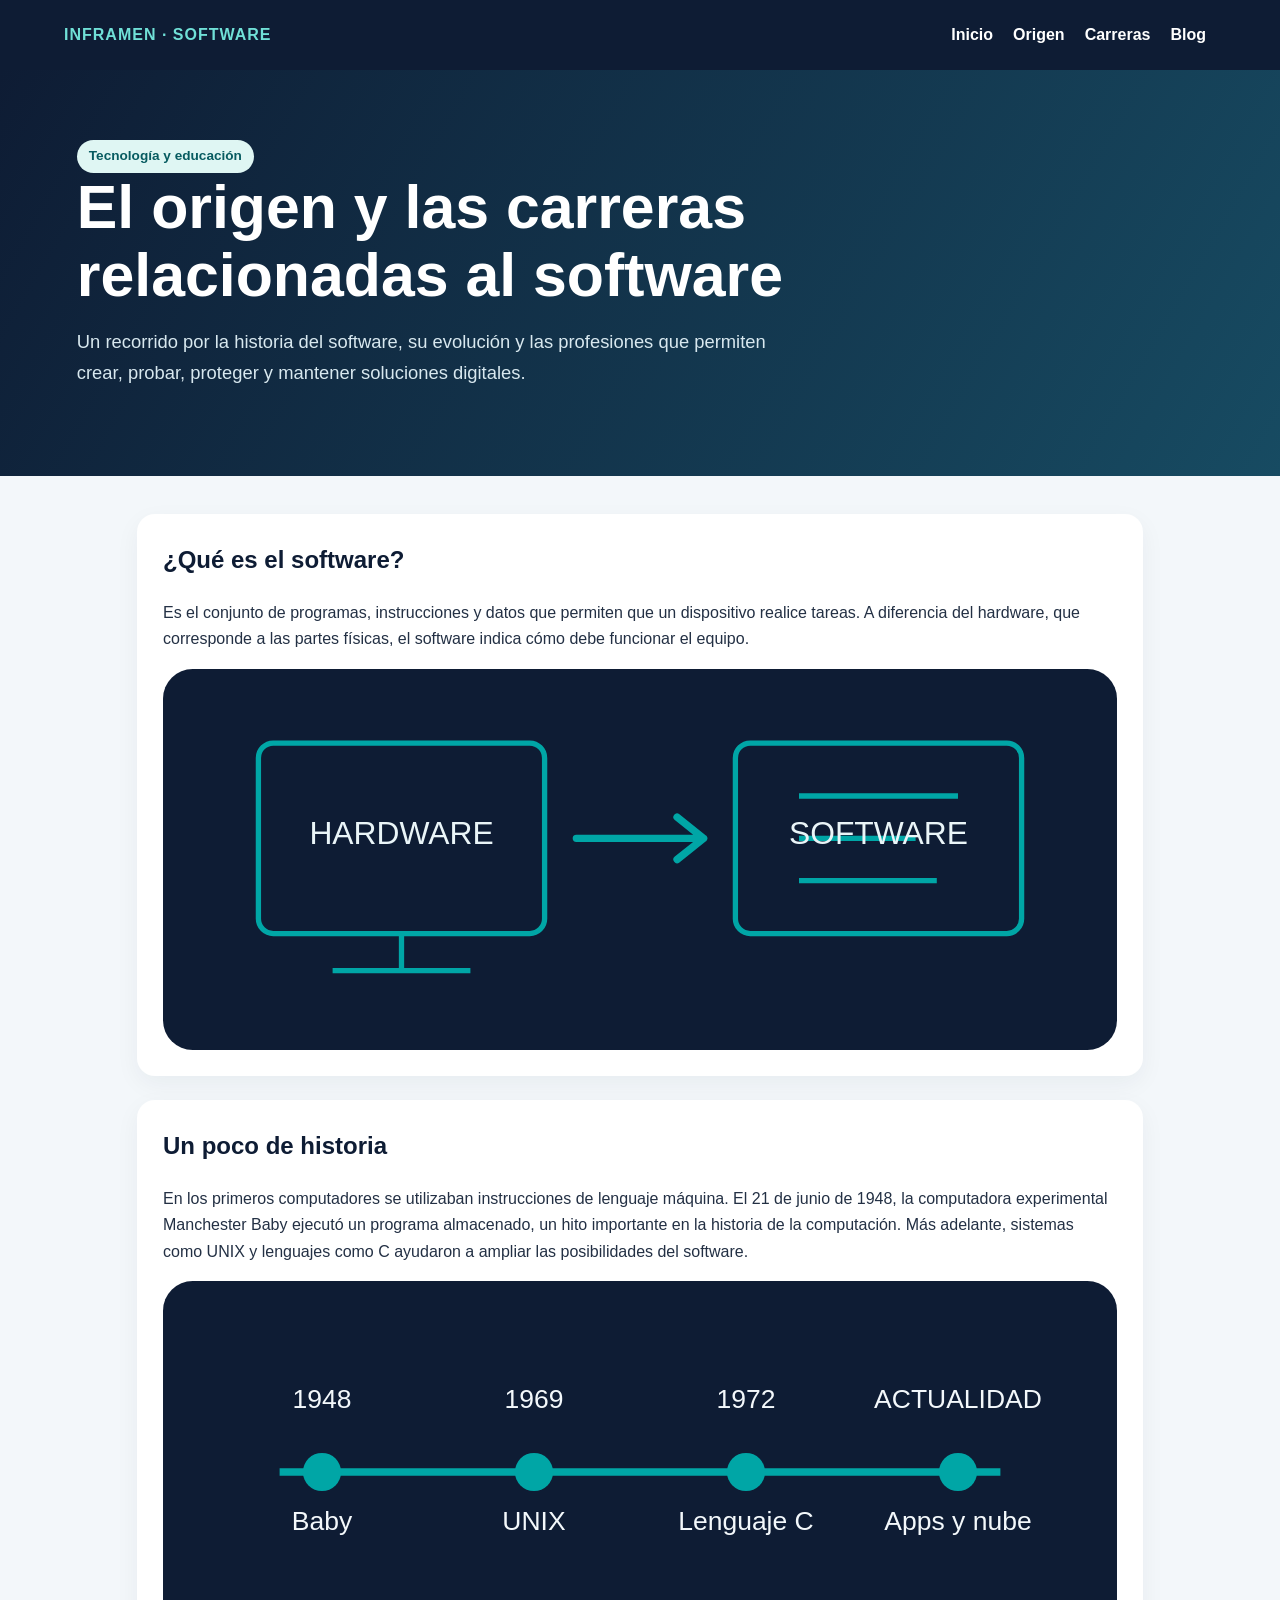
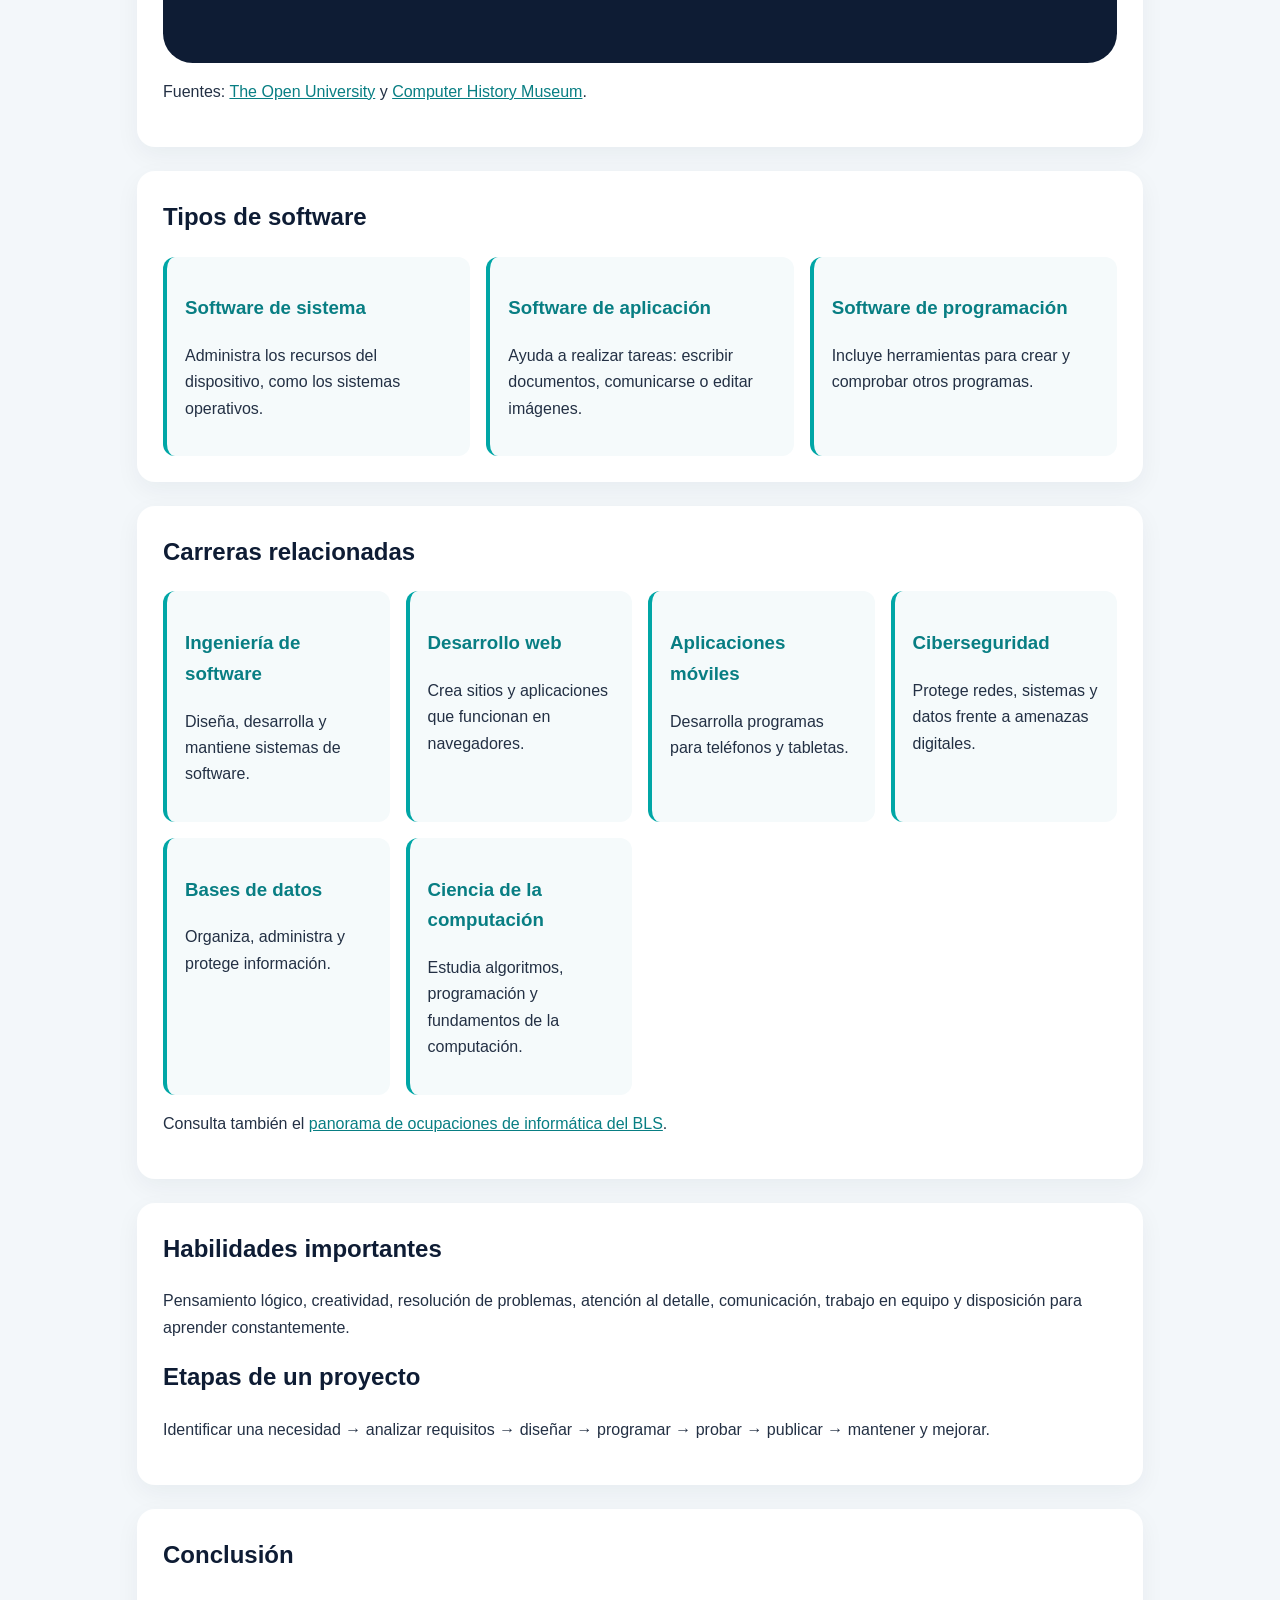
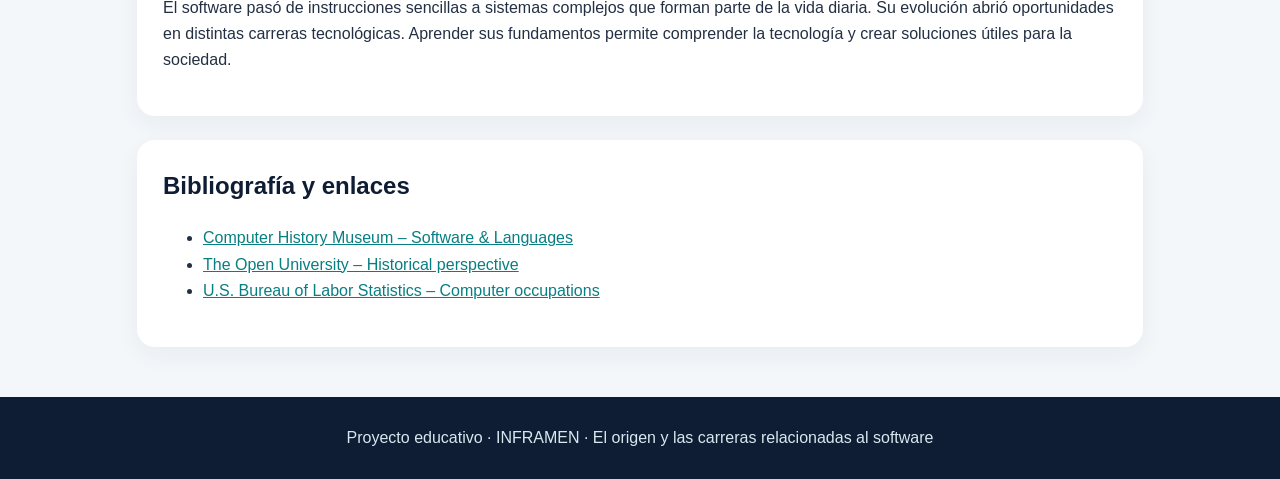
<file: index.html>
<!doctype html>
<html lang="es"><head><meta charset="utf-8"><meta name="viewport" content="width=device-width,initial-scale=1"><title>Origen y carreras del software | INFRAMEN</title><link rel="stylesheet" href="styles.css"></head>
<body><header><div class="brand">INFRAMEN · SOFTWARE</div><nav><a href="index.html">Inicio</a><a href="#origen">Origen</a><a href="#carreras">Carreras</a><a href="blog.html">Blog</a></nav></header>
<section class="hero"><span class="tag">Tecnología y educación</span><h1>El origen y las carreras relacionadas al software</h1><p>Un recorrido por la historia del software, su evolución y las profesiones que permiten crear, probar, proteger y mantener soluciones digitales.</p></section>
<main>
<section class="panel"><h2>¿Qué es el software?</h2><p>Es el conjunto de programas, instrucciones y datos que permiten que un dispositivo realice tareas. A diferencia del hardware, que corresponde a las partes físicas, el software indica cómo debe funcionar el equipo.</p><img class="wide" src="historia.svg" alt="Ilustración que compara hardware y software"></section>
<section class="panel" id="origen"><h2>Un poco de historia</h2><p>En los primeros computadores se utilizaban instrucciones de lenguaje máquina. El 21 de junio de 1948, la computadora experimental Manchester Baby ejecutó un programa almacenado, un hito importante en la historia de la computación. Más adelante, sistemas como UNIX y lenguajes como C ayudaron a ampliar las posibilidades del software.</p><img class="wide" src="timeline.svg" alt="Línea de tiempo de hitos del software"><p>Fuentes: <a href="https://www.open.edu/openlearn/science-maths-technology/an-introduction-software-development/content-section-3.2" target="_blank" rel="noopener">The Open University</a> y <a href="https://www.computerhistory.org/timeline/software-languages/" target="_blank" rel="noopener">Computer History Museum</a>.</p></section>
<section class="panel"><h2>Tipos de software</h2><div class="cards"><article class="card"><h3>Software de sistema</h3><p>Administra los recursos del dispositivo, como los sistemas operativos.</p></article><article class="card"><h3>Software de aplicación</h3><p>Ayuda a realizar tareas: escribir documentos, comunicarse o editar imágenes.</p></article><article class="card"><h3>Software de programación</h3><p>Incluye herramientas para crear y comprobar otros programas.</p></article></div></section>
<section class="panel" id="carreras"><h2>Carreras relacionadas</h2><div class="cards">
<article class="card"><h3>Ingeniería de software</h3><p>Diseña, desarrolla y mantiene sistemas de software.</p></article>
<article class="card"><h3>Desarrollo web</h3><p>Crea sitios y aplicaciones que funcionan en navegadores.</p></article>
<article class="card"><h3>Aplicaciones móviles</h3><p>Desarrolla programas para teléfonos y tabletas.</p></article>
<article class="card"><h3>Ciberseguridad</h3><p>Protege redes, sistemas y datos frente a amenazas digitales.</p></article>
<article class="card"><h3>Bases de datos</h3><p>Organiza, administra y protege información.</p></article>
<article class="card"><h3>Ciencia de la computación</h3><p>Estudia algoritmos, programación y fundamentos de la computación.</p></article></div>
<p>Consulta también el <a href="https://www.bls.gov/ooh/computer-and-information-technology/" target="_blank" rel="noopener">panorama de ocupaciones de informática del BLS</a>.</p></section>
<section class="panel"><h2>Habilidades importantes</h2><p>Pensamiento lógico, creatividad, resolución de problemas, atención al detalle, comunicación, trabajo en equipo y disposición para aprender constantemente.</p><h2>Etapas de un proyecto</h2><p>Identificar una necesidad → analizar requisitos → diseñar → programar → probar → publicar → mantener y mejorar.</p></section>
<section class="panel"><h2>Conclusión</h2><p>El software pasó de instrucciones sencillas a sistemas complejos que forman parte de la vida diaria. Su evolución abrió oportunidades en distintas carreras tecnológicas. Aprender sus fundamentos permite comprender la tecnología y crear soluciones útiles para la sociedad.</p></section>
<section class="panel"><h2>Bibliografía y enlaces</h2><ul><li><a href="https://www.computerhistory.org/timeline/software-languages/" target="_blank" rel="noopener">Computer History Museum – Software & Languages</a></li><li><a href="https://www.open.edu/openlearn/science-maths-technology/an-introduction-software-development/content-section-3.2" target="_blank" rel="noopener">The Open University – Historical perspective</a></li><li><a href="https://www.bls.gov/ooh/computer-and-information-technology/" target="_blank" rel="noopener">U.S. Bureau of Labor Statistics – Computer occupations</a></li></ul></section>
</main><footer>Proyecto educativo · INFRAMEN · El origen y las carreras relacionadas al software</footer></body></html>
</file>
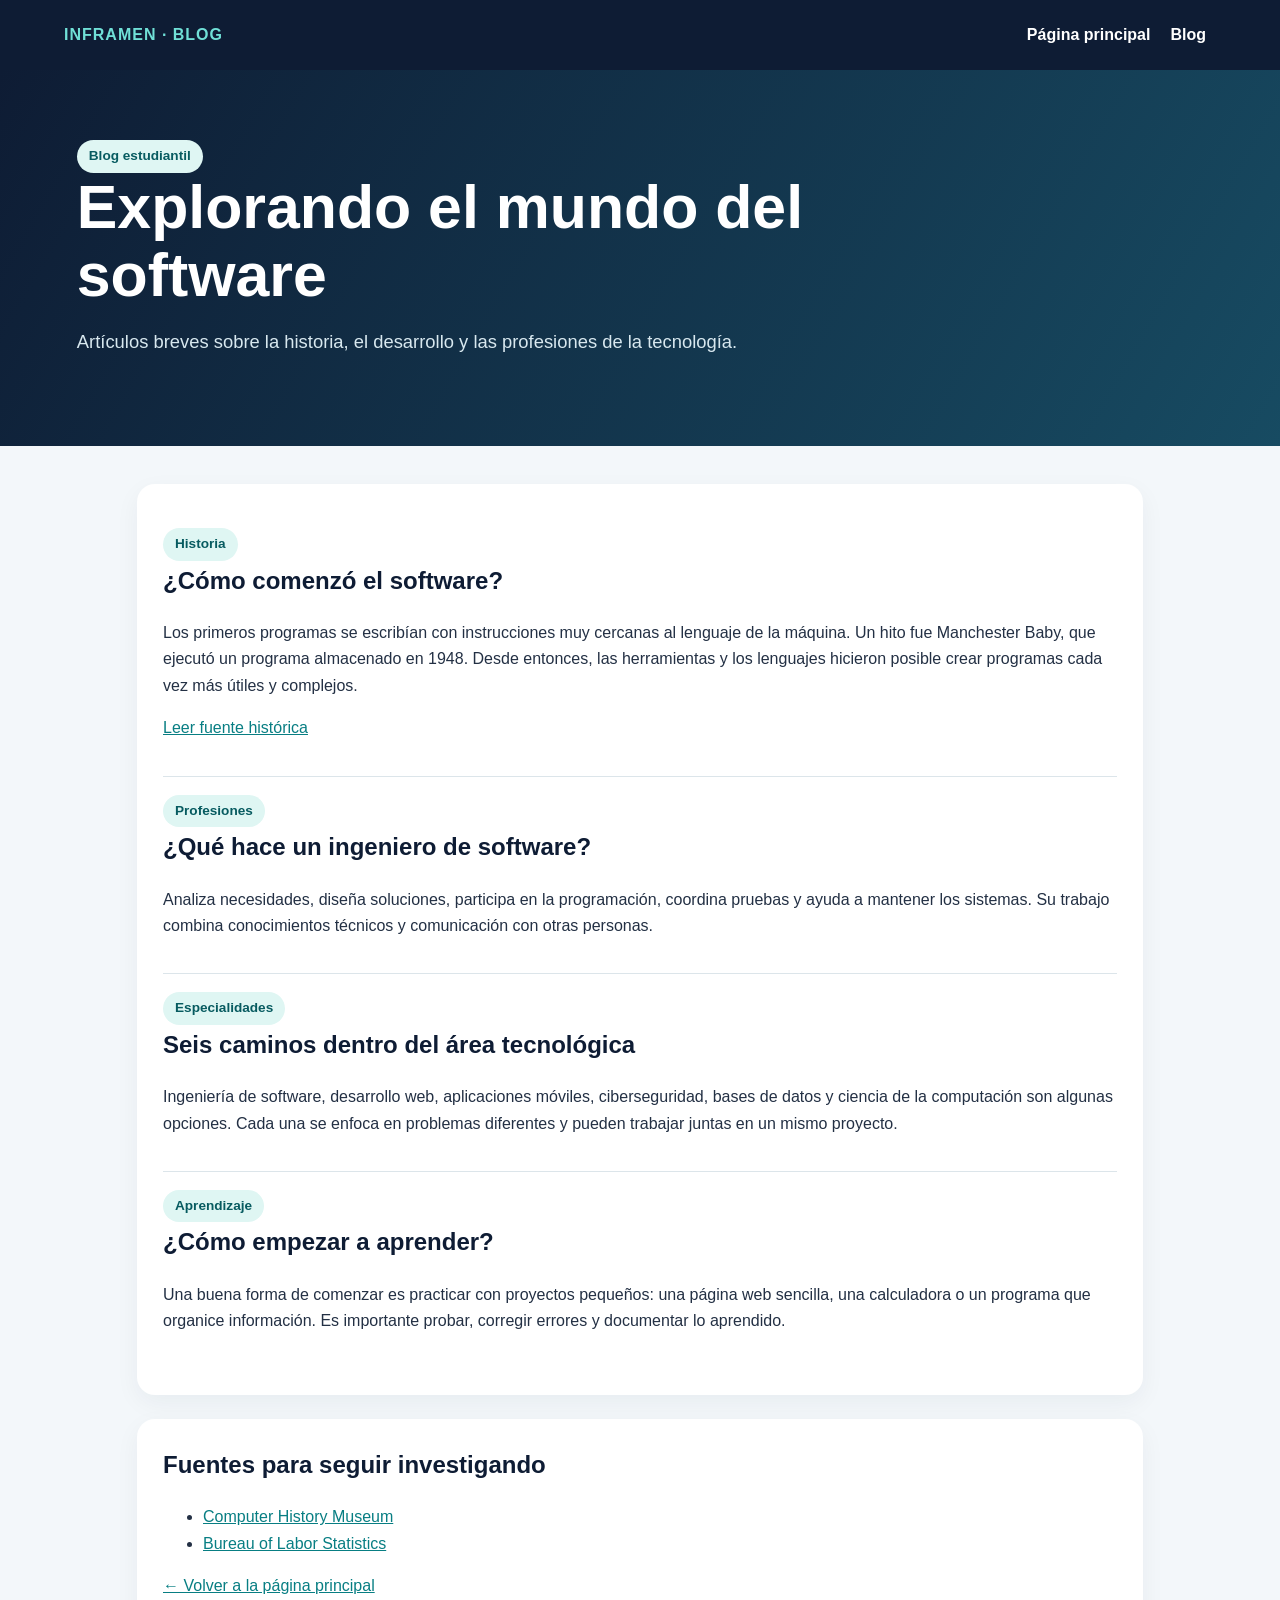
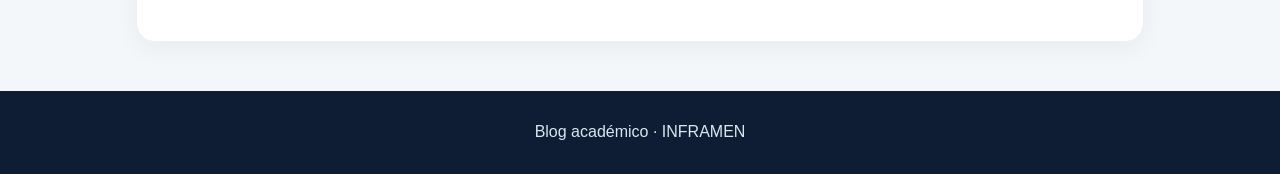
<file: blog.html>
<!doctype html><html lang="es"><head><meta charset="utf-8"><meta name="viewport" content="width=device-width,initial-scale=1"><title>Blog | El mundo del software</title><link rel="stylesheet" href="styles.css"></head><body>
<header><div class="brand">INFRAMEN · BLOG</div><nav><a href="index.html">Página principal</a><a href="blog.html">Blog</a></nav></header>
<section class="hero"><span class="tag">Blog estudiantil</span><h1>Explorando el mundo del software</h1><p>Artículos breves sobre la historia, el desarrollo y las profesiones de la tecnología.</p></section>
<main><section class="panel"><article class="post"><span class="tag">Historia</span><h2>¿Cómo comenzó el software?</h2><p>Los primeros programas se escribían con instrucciones muy cercanas al lenguaje de la máquina. Un hito fue Manchester Baby, que ejecutó un programa almacenado en 1948. Desde entonces, las herramientas y los lenguajes hicieron posible crear programas cada vez más útiles y complejos.</p><p><a href="https://www.open.edu/openlearn/science-maths-technology/an-introduction-software-development/content-section-3.2" target="_blank" rel="noopener">Leer fuente histórica</a></p></article>
<article class="post"><span class="tag">Profesiones</span><h2>¿Qué hace un ingeniero de software?</h2><p>Analiza necesidades, diseña soluciones, participa en la programación, coordina pruebas y ayuda a mantener los sistemas. Su trabajo combina conocimientos técnicos y comunicación con otras personas.</p></article>
<article class="post"><span class="tag">Especialidades</span><h2>Seis caminos dentro del área tecnológica</h2><p>Ingeniería de software, desarrollo web, aplicaciones móviles, ciberseguridad, bases de datos y ciencia de la computación son algunas opciones. Cada una se enfoca en problemas diferentes y pueden trabajar juntas en un mismo proyecto.</p></article>
<article class="post"><span class="tag">Aprendizaje</span><h2>¿Cómo empezar a aprender?</h2><p>Una buena forma de comenzar es practicar con proyectos pequeños: una página web sencilla, una calculadora o un programa que organice información. Es importante probar, corregir errores y documentar lo aprendido.</p></article></section>
<section class="panel"><h2>Fuentes para seguir investigando</h2><ul><li><a href="https://www.computerhistory.org/timeline/software-languages/" target="_blank" rel="noopener">Computer History Museum</a></li><li><a href="https://www.bls.gov/ooh/computer-and-information-technology/" target="_blank" rel="noopener">Bureau of Labor Statistics</a></li></ul><p><a href="index.html">← Volver a la página principal</a></p></section></main><footer>Blog académico · INFRAMEN</footer></body></html>
</file>
<file: styles.css>
:root{--navy:#0e1c34;--teal:#00a6a6;--ink:#233044;--paper:#f3f7fa;--white:#fff}
*{box-sizing:border-box}body{margin:0;font-family:Arial,Helvetica,sans-serif;color:var(--ink);background:var(--paper);line-height:1.65}
header{background:var(--navy);color:white;padding:22px max(5vw,20px);display:flex;justify-content:space-between;align-items:center;gap:20px;flex-wrap:wrap}
.brand{font-weight:800;letter-spacing:1px;color:#70e0d7}nav a{color:white;text-decoration:none;margin:0 10px;font-weight:600}nav a:hover{color:#70e0d7}
.hero{padding:70px max(6vw,24px);background:linear-gradient(120deg,#0e1c34,#174b62);color:white}
.hero h1{font-size:clamp(2rem,5vw,3.8rem);line-height:1.12;max-width:850px;margin:0 0 18px}.hero p{max-width:720px;font-size:1.15rem;color:#d8e8ef}
main{max-width:1050px;margin:38px auto;padding:0 22px}.panel{background:white;border-radius:18px;padding:26px;margin:24px 0;box-shadow:0 8px 24px #10243a0d}
h2{color:var(--navy);margin-top:0}h3{color:#087e83}.wide{width:100%;border-radius:14px;display:block}
.cards{display:grid;grid-template-columns:repeat(auto-fit,minmax(220px,1fr));gap:16px}.card{background:#f5fafb;border-left:4px solid var(--teal);padding:18px;border-radius:12px}
a{color:#087e83}footer{background:var(--navy);color:#d8e8ef;text-align:center;padding:28px;margin-top:50px}
.tag{display:inline-block;background:#dff6f3;color:#075b60;padding:5px 12px;border-radius:30px;font-size:.85rem;font-weight:bold}
.post{border-bottom:1px solid #dce5ea;padding:18px 0}.post:last-child{border:0}
@media(max-width:650px){header{display:block}nav{margin-top:12px}nav a{display:inline-block;margin:5px 8px 5px 0}.hero{padding-top:48px}}
</file>
